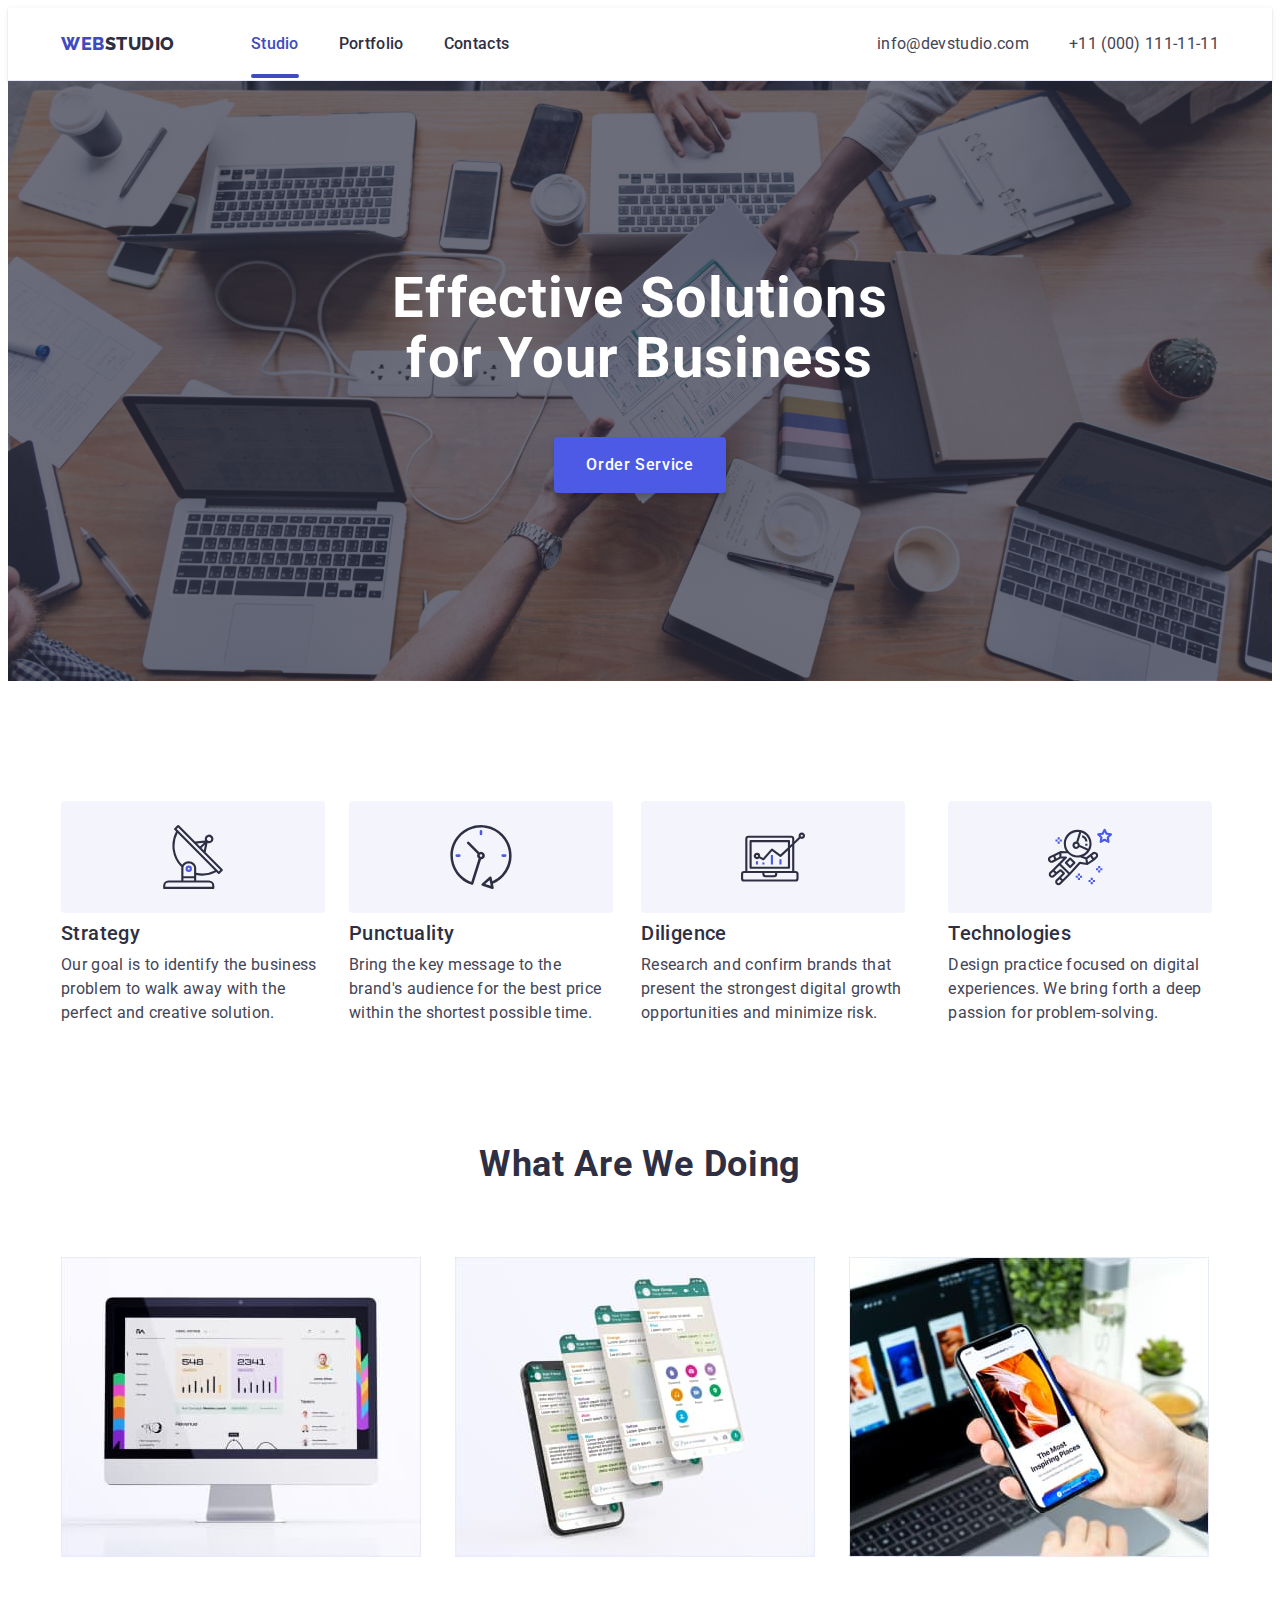
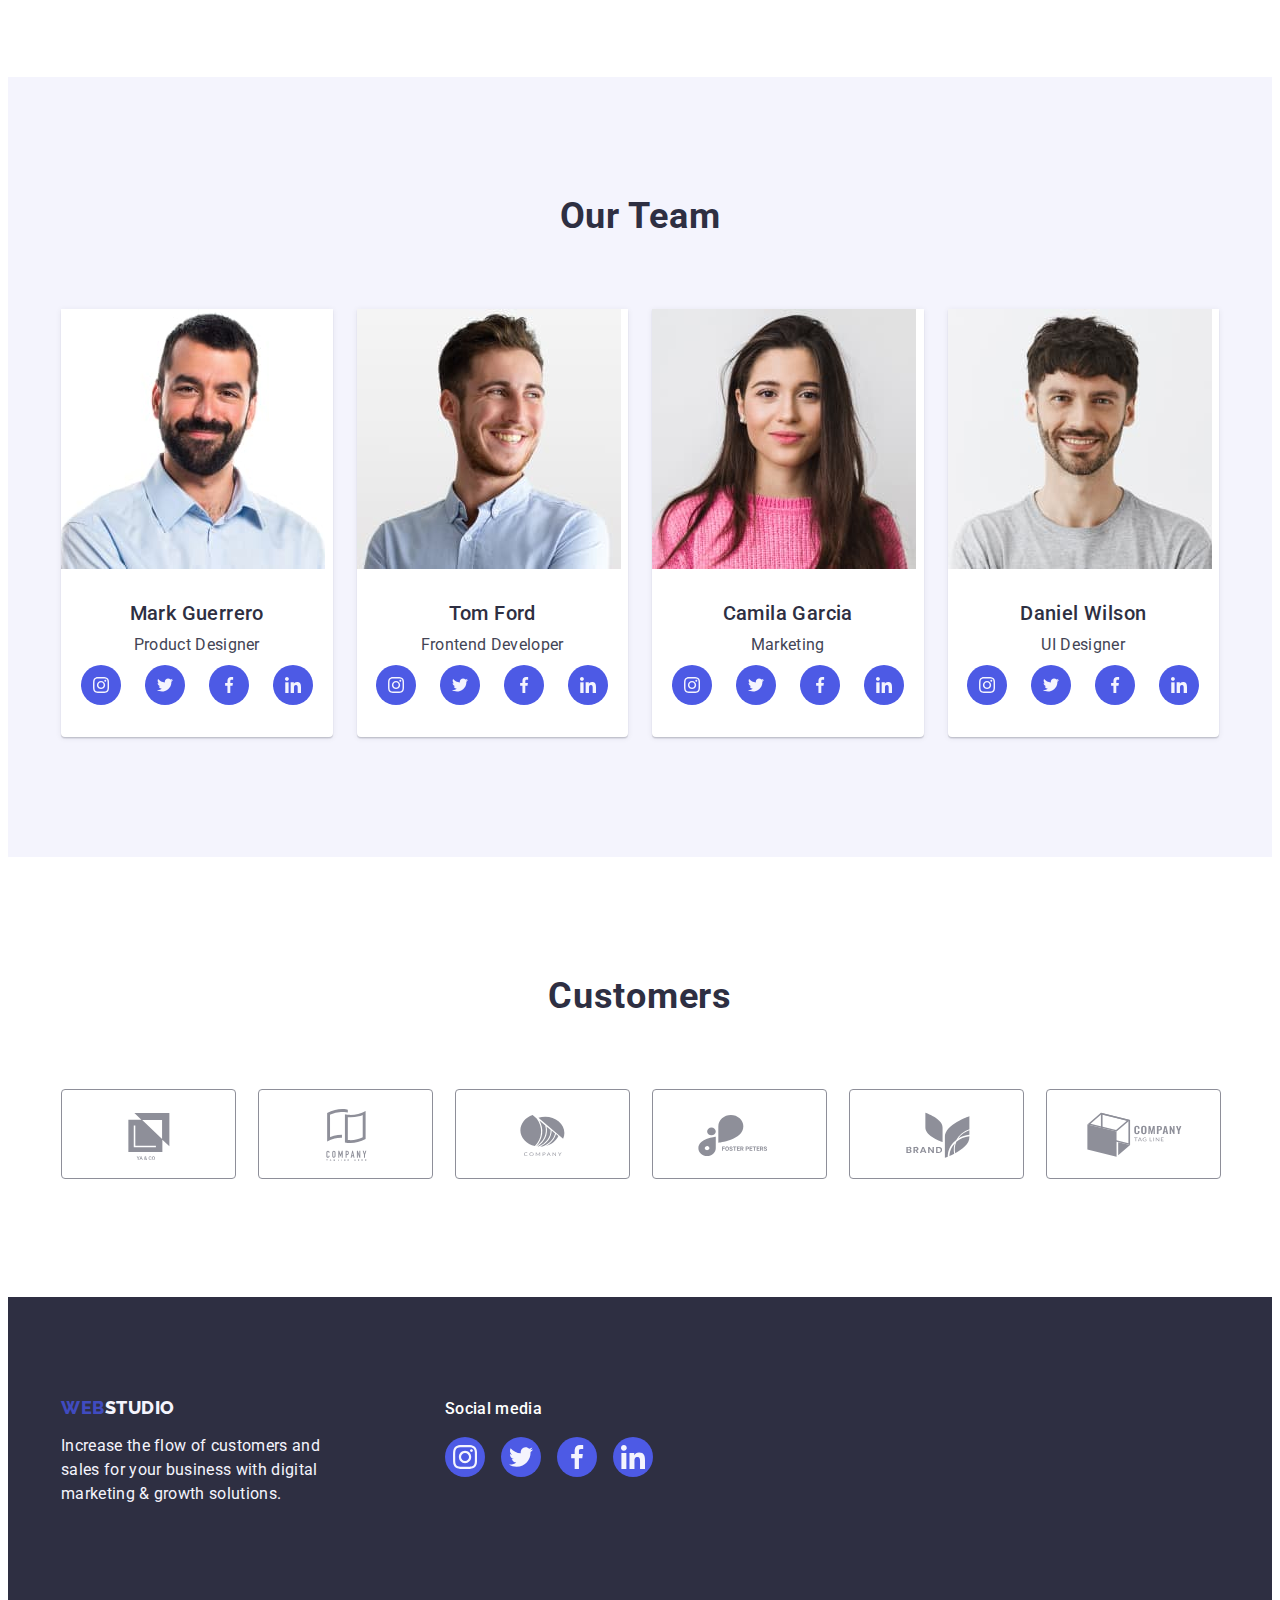
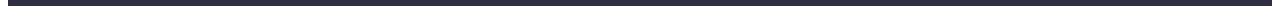
<file: index.html>
<!DOCTYPE html>
<html lang="en">
  <head>
    <meta charset="UTF-8" />
    <meta http-equiv="x-ua-compatible" content="ie=edge" />
    <link
      rel="stylesheet"
      href="https://cdnjs.cloudflare.com/ajax/libs/modern-normalize/2.0.0/modern-normalize.min.css"
      integrity="sha512-4xo8blKMVCiXpTaLzQSLSw3KFOVPWhm/TRtuPVc4WG6kUgjH6J03IBuG7JZPkcWMxJ5huwaBpOpnwYElP/m6wg=="
      crossorigin="anonymous"
      referrerpolicy="no-referrer"
    />
    <link rel="preconnect" href="https://fonts.googleapis.com" />
    <link rel="preconnect" href="https://fonts.gstatic.com" crossorigin />
    <link
      href="https://fonts.googleapis.com/css2?family=Raleway:wght@800&family=Roboto:wght@400;500;700;900&display=swap"
      rel="stylesheet"
    />
    <link rel="stylesheet" href="./css/styles.css" />

    <title>Студія</title>
  </head>
  <body>
    <header class="page-head">
      <div class="container">
        <nav class="page-nav">
          <a href="./index.html" class="link logo">
            Web<span class="link-span">Studio</span>
          </a>
          <ul class="list-nav">
            <li>
              <a href="./index.html" class="link current link-studio">Studio</a>
            </li>
            <li>
              <a href="./portfolio.html" class="link link-studio">Portfolio</a>
            </li>
            <li><a href="" class="link link-studio">Contacts</a></li>
          </ul>
        </nav>

        <address class="link-address">
          <ul class="list-nav-address">
            <li>
              <a href="mailto:info@devstudio.com" class="link link-contacts"
                >info@devstudio.com</a
              >
            </li>
            <li>
              <a href="tel:+110001111111" class="link link-contacts"
                >+11 (000) 111-11-11</a
              >
            </li>
          </ul>
        </address>
      </div>
    </header>
    <main>
      <section class="section hero">
        <div class="container">
          <h1 class="hero-title">Effective Solutions for Your Business</h1>
          <button type="button" class="button-order" data-modal-open>
            Order Service
          </button>
        </div>
      </section>

      <section class="section-advantages">
        <div class="container">
          <h2 hidden class="visually-hidden">Advantages of WebStudio</h2>
          <ul class="list">
            <li class="advantages-item">
              <div class="image-advantage">
                <svg class="icon-antenna" width="64" height="64">
                  <use href="./images/icons.svg#icon-antenna"></use>
                </svg>
              </div>
              <h3 class="advantages-title">Strategy</h3>
              <p class="advantages-text">
                Our goal is to identify the business problem to walk away with
                the perfect and creative solution.
              </p>
            </li>

            <li class="advantages-item">
              <div class="image-advantage">
                <svg class="icon-clock" width="64" height="64">
                  <use href="./images/icons.svg#icon-clock"></use>
                </svg>
              </div>
              <h3 class="advantages-title">Punctuality</h3>
              <p class="advantages-text">
                Bring the key message to the brand's audience for the best price
                within the shortest possible time.
              </p>
            </li>

            <li class="advantages-item">
              <div class="image-advantage">
                <svg class="icon-diagram" width="64" height="64">
                  <use href="./images/icons.svg#icon-diagram"></use>
                </svg>
              </div>
              <h3 class="advantages-title">Diligence</h3>
              <p class="advantages-text">
                Research and confirm brands that present the strongest digital
                growth opportunities and minimize risk.
              </p>
            </li>

            <li class="advantages-item">
              <div class="image-advantage">
                <svg class="icon-astronaut" width="64" height="64">
                  <use href="./images/icons.svg#icon-astronaut"></use>
                </svg>
              </div>
              <h3 class="advantages-title">Technologies</h3>
              <p class="advantages-text">
                Design practice focused on digital experiences. We bring forth a
                deep passion for problem-solving.
              </p>
            </li>
          </ul>
        </div>
      </section>

      <section class="section-work">
        <div class="container">
          <h2 class="work">What are we doing</h2>
          <ul class="list">
            <li class="work-item">
              <img
                src="./images/laptop.jpg"
                alt="Statystics"
                width="360"
                height="300"
              />
            </li>
            <li class="work-item">
              <img
                src="./images/message.jpg"
                alt="Messages"
                width="360"
                height="300"
              />
            </li>
            <li class="work-item">
              <img
                src="./images/lap&phone.jpg"
                alt="Artworks"
                width="360"
                height="300"
              />
            </li>
          </ul>
        </div>
      </section>

      <section class="section-team">
        <div class="container">
          <h2 class="team">Our Team</h2>
          <ul class="list">
            <li class="team-item">
              <img
                src="./images/mark.jpg"
                alt="Mark Guerrero"
                width="264"
                height="260"
              />

              <div class="team-information">
                <h3 class="team-human">Mark Guerrero</h3>
                <p class="team-text">Product Designer</p>
                <ul class="list team-media">
                  <li class="icon-item">
                    <a href="" class="media-ref">
                      <svg class="icon-team" width="16" height="16">
                        <use
                          href="./images/icons.svg#icon-instagram-team"
                        ></use>
                      </svg>
                    </a>
                  </li>
                  <li class="icon-item">
                    <a href="" class="media-ref">
                      <svg class="icon-team" width="16" height="16">
                        <use href="./images/icons.svg#icon-twitter-team"></use>
                      </svg>
                    </a>
                  </li>
                  <li class="icon-item">
                    <a href="" class="media-ref">
                      <svg class="icon-team" width="16" height="16">
                        <use href="./images/icons.svg#icon-facebook-team"></use>
                      </svg>
                    </a>
                  </li>
                  <li class="icon-item">
                    <a href="" class="media-ref">
                      <svg class="icon-team" width="16" height="16">
                        <use href="./images/icons.svg#icon-linkedin-team"></use>
                      </svg>
                    </a>
                  </li>
                </ul>
              </div>
            </li>

            <li class="team-item">
              <img
                src="./images/Tom.jpg"
                alt="Tom Ford"
                width="264"
                height="260"
              />
              <div class="team-information">
                <h3 class="team-human">Tom Ford</h3>
                <p class="team-text">Frontend Developer</p>
                <ul class="list team-media">
                  <li class="icon-item">
                    <a href="" class="media-ref">
                      <svg class="icon-team" width="16px" height="16px">
                        <use
                          href="./images/icons.svg#icon-instagram-team"
                        ></use>
                      </svg>
                    </a>
                  </li>
                  <li class="icon-item">
                    <a href="" class="media-ref">
                      <svg class="icon-team" width="16px" height="16px">
                        <use href="./images/icons.svg#icon-twitter-team"></use>
                      </svg>
                    </a>
                  </li>
                  <li class="icon-item">
                    <a href="" class="media-ref">
                      <svg class="icon-team" width="16px" height="16px">
                        <use href="./images/icons.svg#icon-facebook-team"></use>
                      </svg>
                    </a>
                  </li>
                  <li class="icon-item">
                    <a href="" class="media-ref">
                      <svg class="icon-team" width="16px" height="16px">
                        <use href="./images/icons.svg#icon-linkedin-team"></use>
                      </svg>
                    </a>
                  </li>
                </ul>
              </div>
            </li>

            <li class="team-item">
              <img
                src="./images/Camila.jpg"
                alt="Camila Garcia"
                width="264"
                height="260"
              />

              <div class="team-information">
                <h3 class="team-human">Camila Garcia</h3>
                <p class="team-text">Marketing</p>
                <ul class="list team-media">
                  <li class="icon-item">
                    <a href="" class="media-ref">
                      <svg class="icon-team" width="16px" height="16px">
                        <use
                          href="./images/icons.svg#icon-instagram-team"
                        ></use>
                      </svg>
                    </a>
                  </li>
                  <li class="icon-item">
                    <a href="" class="media-ref">
                      <svg class="icon-team" width="16px" height="16px">
                        <use href="./images/icons.svg#icon-twitter-team"></use>
                      </svg>
                    </a>
                  </li>
                  <li class="icon-item">
                    <a href="" class="media-ref">
                      <svg class="icon-team" width="16px" height="16px">
                        <use href="./images/icons.svg#icon-facebook-team"></use>
                      </svg>
                    </a>
                  </li>
                  <li class="icon-item">
                    <a href="" class="media-ref">
                      <svg class="icon-team" width="16px" height="16px">
                        <use href="./images/icons.svg#icon-linkedin-team"></use>
                      </svg>
                    </a>
                  </li>
                </ul>
              </div>
            </li>

            <li class="team-item">
              <img
                src="./images/Daniel.jpg"
                alt="Daniel Wilson"
                width="264"
                height="260"
              />

              <div class="team-information">
                <h3 class="team-human">Daniel Wilson</h3>
                <p class="team-text">UI Designer</p>
                <ul class="list team-media">
                  <li class="icon-item">
                    <a href="" class="media-ref">
                      <svg class="icon-team" width="16px" height="16px">
                        <use
                          href="./images/icons.svg#icon-instagram-team"
                        ></use>
                      </svg>
                    </a>
                  </li>
                  <li class="icon-item">
                    <a href="" class="media-ref">
                      <svg class="icon-team" width="16px" height="16px">
                        <use href="./images/icons.svg#icon-twitter-team"></use>
                      </svg>
                    </a>
                  </li>
                  <li class="icon-item">
                    <a href="" class="media-ref">
                      <svg class="icon-team" width="16px" height="16px">
                        <use href="./images/icons.svg#icon-facebook-team"></use>
                      </svg>
                    </a>
                  </li>
                  <li class="icon-item">
                    <a href="" class="media-ref">
                      <svg class="icon-team" width="16px" height="16px">
                        <use href="./images/icons.svg#icon-linkedin-team"></use>
                      </svg>
                    </a>
                  </li>
                </ul>
              </div>
            </li>
          </ul>
        </div>
      </section>
      <section class="section-customers">
        <div class="container">
          <h2 class="customers-title">Customers</h2>
          <ul class="list customers">
            <li class="customers-item">
              <a href="" class="logo-ref">
                <svg class="icon" width="104" height="56">
                  <use href="./images/icons.svg#icon-Logo-1"></use>
                </svg>
              </a>
            </li>
            <li class="customers-item">
              <a href="" class="logo-ref">
                <svg class="icon" width="104" height="56">
                  <use href="./images/icons.svg#icon-Logo-2"></use>
                </svg>
              </a>
            </li>
            <li class="customers-item">
              <a href="" class="logo-ref">
                <svg class="icon" width="104" height="56">
                  <use href="./images/icons.svg#icon-Logo-3"></use>
                </svg>
              </a>
            </li>
            <li class="customers-item">
              <a href="" class="logo-ref">
                <svg class="icon" width="104" height="56">
                  <use href="./images/icons.svg#icon-Logo-4"></use>
                </svg>
              </a>
            </li>
            <li class="customers-item">
              <a href="" class="logo-ref">
                <svg class="icon" width="104" height="56">
                  <use href="./images/icons.svg#icon-Logo-5"></use>
                </svg>
              </a>
            </li>
            <li class="customers-item">
              <a href="" class="logo-ref">
                <svg class="icon" width="104" height="56">
                  <use href="./images/icons.svg#icon-Logo-6"></use>
                </svg>
              </a>
            </li>
          </ul>
        </div>
      </section>
    </main>

    <footer class="foot">
      <div class="container footer-container">
        <div class="footer-logo">
          <a href="./index.html" class="footer link">
            Web<span class="foot-span">Studio</span>
          </a>
          <p class="footer-text">
            Increase the flow of customers and sales for your business with
            digital marketing & growth solutions.
          </p>
        </div>
        <div class="footer-media-cont">
          <p class="footer-media-text">Social media</p>
          <ul class="list footer-media">
            <li class="media-item">
              <a href="" class="footer-media-ref">
                <svg class="icon-footer" width="24" height="24">
                  <use href="./images/icons.svg#icon-instagram-footer"></use>
                </svg>
              </a>
            </li>
            <li class="media-item">
              <a href="" class="footer-media-ref">
                <svg class="icon-footer" width="24" height="24">
                  <use href="./images/icons.svg#icon-twitter-footer"></use>
                </svg>
              </a>
            </li>
            <li class="media-item">
              <a href="" class="footer-media-ref">
                <svg class="icon-footer" width="24" height="24">
                  <use href="./images/icons.svg#icon-facebook-footer"></use>
                </svg>
              </a>
            </li>
            <li class="media-item">
              <a href="" class="footer-media-ref">
                <svg class="icon-footer" width="24" height="24">
                  <use href="./images/icons.svg#icon-linkedin-footer"></use>
                </svg>
              </a>
            </li>
          </ul>
        </div>
      </div>
    </footer>
    <div class="backdrop is-hidden" data-modal>
      <div class="modal">
        <button class="modal-btn" type="button" data-modal-close>
          <svg class="icon-modal" width="8" height="8">
            <use href="./images/icons.svg#icon-close"></use>
          </svg>
        </button>
      </div>
    </div>
    <script src="./js/modal.js"></script>
  </body>
</html>
</file>
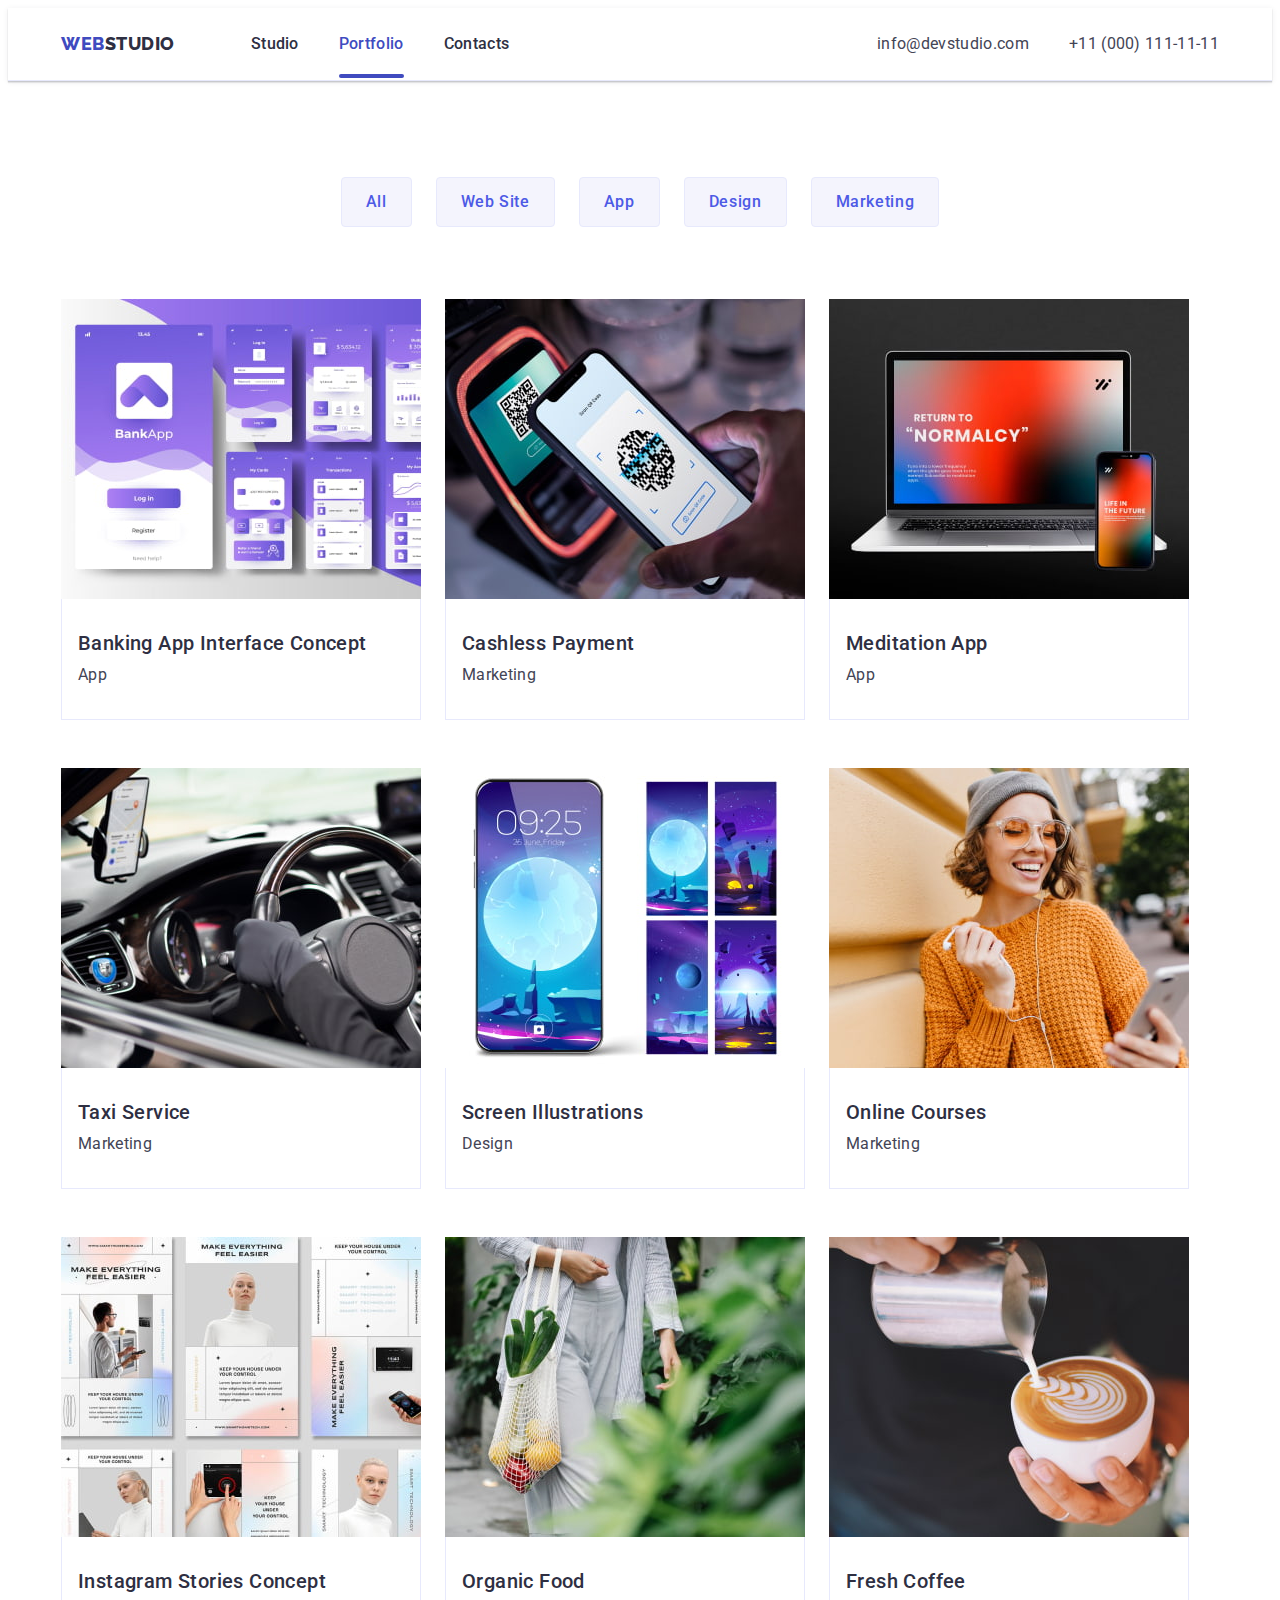
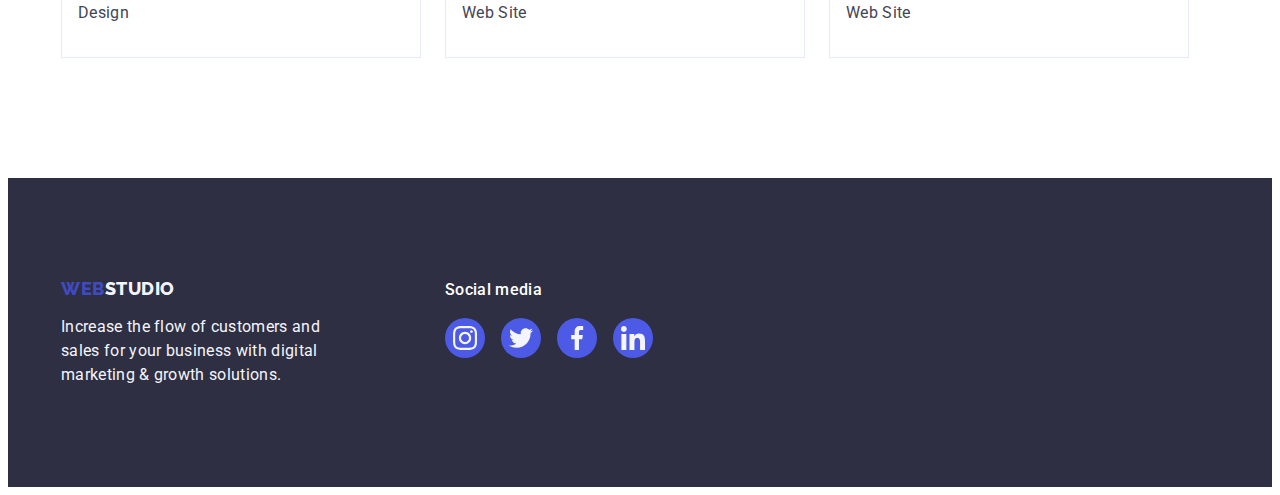
<file: portfolio.html>
<!DOCTYPE html>
<html lang="en">
  <head>
    <meta charset="UTF-8" />
    <meta http-equiv="x-ua-compatible" content="ie=edge" />
    <link
      rel="stylesheet"
      href="https://cdnjs.cloudflare.com/ajax/libs/modern-normalize/2.0.0/modern-normalize.min.css"
      integrity="sha512-4xo8blKMVCiXpTaLzQSLSw3KFOVPWhm/TRtuPVc4WG6kUgjH6J03IBuG7JZPkcWMxJ5huwaBpOpnwYElP/m6wg=="
      crossorigin="anonymous"
      referrerpolicy="no-referrer"
    />
    <link rel="preconnect" href="https://fonts.googleapis.com" />
    <link rel="preconnect" href="https://fonts.gstatic.com" crossorigin />
    <link
      href="https://fonts.googleapis.com/css2?family=Raleway:wght@800&family=Roboto:wght@400;500;700;900&display=swap"
      rel="stylesheet"
    />
    <link rel="stylesheet" href="./css/styles.css" />

    <title>Портфоліо</title>
  </head>
  <body>
    <header class="page-head">
      <div class="container">
        <nav class="page-nav">
          <a href="./index.html" class="link logo">
            Web<span class="link-span">Studio</span>
          </a>
          <ul class="list-nav">
            <li>
              <a href="./index.html" class="link link-studio">Studio</a>
            </li>
            <li>
              <a href="./portfolio.html" class="link current link-studio"
                >Portfolio</a
              >
            </li>
            <li><a href="" class="link link-studio">Contacts</a></li>
          </ul>
        </nav>

        <address class="link-address">
          <ul class="list-nav-address">
            <li>
              <a href="mailto:info@devstudio.com" class="link link-contacts"
                >info@devstudio.com</a
              >
            </li>
            <li>
              <a href="tel:+110001111111" class="link link-contacts"
                >+11 (000) 111-11-11</a
              >
            </li>
          </ul>
        </address>
      </div>
    </header>

    <main>
      <section class="section-portfolio">
        <div class="container">
          <h1 hidden class="visually-hidden">Portfolio of our company</h1>
          <ul class="list buttons">
            <li><button type="button" class="list-button">All</button></li>
            <li><button type="button" class="list-button">Web Site</button></li>
            <li><button type="button" class="list-button">App</button></li>
            <li><button type="button" class="list-button">Design</button></li>
            <li>
              <button type="button" class="list-button">Marketing</button>
            </li>
          </ul>
          <ul class="list portfolio">
            <li class="portfolio-item">
              <a href="" class="link link-portfolio">
                <div class="img-container">
                  <img
                    src="./images/portfolio/1.jpg"
                    alt="Banking App"
                    width="360"
                    height="300"
                  />
                  <p class="wrapper">
                    14 Stylish and User-Friendly App Design Concepts · Task
                    Manager App · Calorie Tracker App · Exotic Fruit Ecommerce
                    App · Cloud Storage App
                  </p>
                </div>
                <div class="work-container">
                  <h2 class="work-type">Banking App Interface Concept</h2>
                  <p class="work-class">App</p>
                </div>
              </a>
            </li>
            <li class="portfolio-item">
              <a href="" class="link link-portfolio">
                <div class="img-container">
                  <img
                    src="./images/portfolio/3.jpg"
                    alt="Cashless Payment"
                    width="360"
                    height="300"
                  />
                  <p class="wrapper">
                    14 Stylish and User-Friendly App Design Concepts · Task
                    Manager App · Calorie Tracker App · Exotic Fruit Ecommerce
                    App · Cloud Storage App
                  </p>
                </div>
                <div class="work-container">
                  <h2 class="work-type">Cashless Payment</h2>
                  <p class="work-class">Marketing</p>
                </div>
              </a>
            </li>
            <li class="portfolio-item">
              <a href="" class="link link-portfolio">
                <div class="img-container">
                  <img
                    src="./images/portfolio/2.jpg"
                    alt="Meditation App"
                    width="360"
                    height="300"
                  />
                  <p class="wrapper">
                    14 Stylish and User-Friendly App Design Concepts · Task
                    Manager App · Calorie Tracker App · Exotic Fruit Ecommerce
                    App · Cloud Storage App
                  </p>
                </div>
                <div class="work-container">
                  <h2 class="work-type">Meditation App</h2>
                  <p class="work-class">App</p>
                </div>
              </a>
            </li>
            <li class="portfolio-item">
              <a href="" class="link link-portfolio">
                <div class="img-container">
                  <img
                    src="./images/portfolio/4.jpg"
                    alt="Taxi Service"
                    width="360"
                    height="300"
                  />
                  <p class="wrapper">
                    14 Stylish and User-Friendly App Design Concepts · Task
                    Manager App · Calorie Tracker App · Exotic Fruit Ecommerce
                    App · Cloud Storage App
                  </p>
                </div>
                <div class="work-container">
                  <h2 class="work-type">Taxi Service</h2>
                  <p class="work-class">Marketing</p>
                </div>
              </a>
            </li>
            <li class="portfolio-item">
              <a href="" class="link link-portfolio">
                <div class="img-container">
                  <img
                    src="./images/portfolio/5.jpg"
                    alt="Screen Illustrations"
                    width="360"
                    height="300"
                  />
                  <p class="wrapper">
                    14 Stylish and User-Friendly App Design Concepts · Task
                    Manager App · Calorie Tracker App · Exotic Fruit Ecommerce
                    App · Cloud Storage App
                  </p>
                </div>
                <div class="work-container">
                  <h2 class="work-type">Screen Illustrations</h2>
                  <p class="work-class">Design</p>
                </div>
              </a>
            </li>
            <li class="portfolio-item">
              <a href="" class="link link-portfolio">
                <div class="img-container">
                  <img
                    src="./images/portfolio/6.jpg"
                    alt="Online courses marketing"
                    width="360"
                    height="300"
                  />
                  <p class="wrapper">
                    14 Stylish and User-Friendly App Design Concepts · Task
                    Manager App · Calorie Tracker App · Exotic Fruit Ecommerce
                    App · Cloud Storage App
                  </p>
                </div>
                <div class="work-container">
                  <h2 class="work-type">Online Courses</h2>
                  <p class="work-class">Marketing</p>
                </div>
              </a>
            </li>
            <li class="portfolio-item">
              <a href="" class="link link-portfolio">
                <div class="img-container">
                  <img
                    src="./images/portfolio/7.jpg"
                    alt="Instagram stories concept"
                    width="360"
                    height="300"
                  />
                  <p class="wrapper">
                    14 Stylish and User-Friendly App Design Concepts · Task
                    Manager App · Calorie Tracker App · Exotic Fruit Ecommerce
                    App · Cloud Storage App
                  </p>
                </div>
                <div class="work-container">
                  <h2 class="work-type">Instagram Stories Concept</h2>
                  <p class="work-class">Design</p>
                </div>
              </a>
            </li>
            <li class="portfolio-item">
              <a href="" class="link link-portfolio">
                <div class="img-container">
                  <img
                    src="./images/portfolio/8.jpg"
                    alt="Organic food website"
                    width="360"
                    height="300"
                  />
                  <p class="wrapper">
                    14 Stylish and User-Friendly App Design Concepts · Task
                    Manager App · Calorie Tracker App · Exotic Fruit Ecommerce
                    App · Cloud Storage App
                  </p>
                </div>
                <div class="work-container">
                  <h2 class="work-type">Organic Food</h2>
                  <p class="work-class">Web Site</p>
                </div>
              </a>
            </li>
            <li class="portfolio-item">
              <a href="" class="link link-portfolio">
                <div class="img-container">
                  <img
                    src="./images/portfolio/9.jpg"
                    alt="Fresh coffee website"
                    width="360"
                    height="300"
                  />
                  <p class="wrapper">
                    14 Stylish and User-Friendly App Design Concepts · Task
                    Manager App · Calorie Tracker App · Exotic Fruit Ecommerce
                    App · Cloud Storage App
                  </p>
                </div>
                <div class="work-container">
                  <h2 class="work-type">Fresh Coffee</h2>
                  <p class="work-class">Web Site</p>
                </div>
              </a>
            </li>
          </ul>
        </div>
      </section>
    </main>

    <footer class="foot">
      <div class="container footer-container">
        <div class="footer-logo">
          <a href="./index.html" class="footer link">
            Web<span class="foot-span">Studio</span>
          </a>
          <p class="footer-text">
            Increase the flow of customers and sales for your business with
            digital marketing & growth solutions.
          </p>
        </div>
        <div class="footer-media-cont">
          <p class="footer-media-text">Social media</p>
          <ul class="list footer-media">
            <li class="media-item">
              <a href="" class="footer-media-ref">
                <svg class="icon-footer" width="24" height="24">
                  <use href="./images/icons.svg#icon-instagram-footer"></use>
                </svg>
              </a>
            </li>
            <li class="media-item">
              <a href="" class="footer-media-ref">
                <svg class="icon-footer" width="24" height="24">
                  <use href="./images/icons.svg#icon-twitter-footer"></use>
                </svg>
              </a>
            </li>
            <li class="media-item">
              <a href="" class="footer-media-ref">
                <svg class="icon-footer" width="24" height="24">
                  <use href="./images/icons.svg#icon-facebook-footer"></use>
                </svg>
              </a>
            </li>
            <li class="media-item">
              <a href="" class="footer-media-ref">
                <svg class="icon-footer" width="24" height="24">
                  <use href="./images/icons.svg#icon-linkedin-footer"></use>
                </svg>
              </a>
            </li>
          </ul>
        </div>
      </div>
    </footer>
  </body>
</html>
</file>
<file: css/styles.css>
:root{
    --slate:#434455;
    --cloud: #F4F4FD;
    --navyblue:#2E2F42;
    --iris:#4D5AE5;
    --white:#FFFFFF;
    --ocean:#404BBF;
    --cornflower:#E7E9FC;
    --green:#31D0AA;
    --diary:#FCFCFC;
    --lightslate:#8e8f99;
}
body{
    font-family: 'Roboto',sans-serif;
    font-size: 400;
    color: var(--slate);
    background-color: var(--white);
    font-size: 16px;
    line-height: 1.5; 
    letter-spacing: 0.02em;
}
button{
    cursor: pointer;
}
ul{
    list-style-type: none;
    margin: 0;
    padding: 0;
}
h1,
h2,
h3,
h4,
h5,
h6,
p{
    margin: 0;
    padding: 0;
}
h1{
    color: var(--white);
    text-align: center;
    font-size: 56px;
    font-weight: 700;
    line-height: 1.07;
    letter-spacing: 0.02em;
    max-width: 496px;
    margin-left: auto;
    margin-right: auto;
    margin-bottom: 48px;
}
h2{
    text-align: center;
    font-size: 36px;
    font-weight: 700;
    line-height: 1.11;
    letter-spacing: 0.02em;
    text-transform: capitalize;
}
h3{
    font-size: 20px;
    font-weight: 500;
    line-height: 1.2;
    letter-spacing: 0.02px;
}
img{
    display: block;
    max-width: 100%;
    height: auto;
}
.visually-hidden {
    position: absolute;
    width: 1px;
    height: 1px;
    margin: -1px;
    border: 0;
    padding: 0;
    white-space: nowrap;
    clip-path: inset(100%);
    clip: rect(0 0 0 0);
    overflow: hidden;
}
/* .icon {
    display: inline-block;
    width: 1em;
    height: 1em;
    stroke-width: 0;
    stroke: currentColor;
    fill: currentColor;
    margin-bottom: 8px;
} */
.container {
    max-width: 1158px;
    padding-left: 15px;
    padding-right: 15px;
    margin: 0 auto;
}
.page-nav{
    display: flex;
    align-items: center;
}
.page-head .container{
    display: flex;
    margin: 0 auto;
}
.page-head{
    border-bottom: 1px solid var(--cornflower);
    box-shadow: 0px 2px 1px rgba(46, 47, 66, 0.08), 0px 1px 1px rgba(46, 47, 66, 0.16), 0px 1px 6px rgba(46, 47, 66, 0.08);
}
/* Nav */
/* Logo */
.link.logo{
    margin-right: 76px;
    padding: 24px 0;
}
.page-nav.list{
    margin-top: 24px;
    margin-bottom: 24px;
    gap:40px;
    margin-left: 76px;
    padding: 24px 0;
}
.link{
    text-decoration: none;
    color: var(--ocean);
    font-family: 'Raleway',sans-serif;
    font-size: 18px;
    font-weight: 800;
    line-height: 1.17;
    letter-spacing: 0.03em;
    text-transform: uppercase;   
}
.link:focus,
.link:hover{
    color:var(--ocean);
}
.link-span{
    color: var(--navyblue);
}
.list{
    list-style: none;
    display: flex;
    gap: 24px;
}
.link-studio{
    font-family: 'Roboto', sans-serif;
    text-transform: none;
    font-weight: 500;
    font-size: 16px;
    line-height: 1.5;
    letter-spacing: 0.02em;
    color: var(--navyblue);
    padding: 24px 0;
    position: relative;
    transition: color 250ms cubic-bezier(0.4, 0, 0.2, 1);
}
.link-studio::after{
    content: '';
    position: absolute;
    bottom: -1px;
    left: 0;
    width: 100%;
    height: 4px;
    border-radius: 2px;
}
.current{
    color: var(--ocean);
}
.current::after{
    background-color: var(--ocean);
}

.link-address{
    font-style: normal;
    display: flex;
    margin-left: auto;
    padding: 24px 0;
}
.list-nav{
    display: flex;
    gap: 40px;
    padding: 24px 0;
}
.list-nav-address{
    display: flex;
    gap: 40px;
}

.link-contacts{
    font-family: 'Roboto',sans-serif;
    text-transform: none;
    color: var(--slate);
    font-weight: 400;
    font-size: 16px;
    line-height: 1.5;
    letter-spacing: 0.02em;
    transition: color 250ms cubic-bezier(0.4, 0, 0.2, 1);
}
.link-contacts:focus,
.link-contacts:hover{
    color:var(--ocean);
}

/* Hero section */
.hero {
    max-width: 1440px;
    background-color:var(--navyblue);
    padding-top: 188px;
    padding-bottom: 188px;
    background-image: linear-gradient(rgba(46, 47, 66, 0.7),
            rgba(46, 47, 66, 0.7)), 
            url(../images/hw_04/hero-bg.jpg);
    background-repeat: no-repeat;
    background-size: cover;
    background-position: center;
    margin: 0 auto;
}

.button-order{
    background-color: var(--iris);
    color:var(--white);
    font-size: 16px;
    font-weight: 500;
    line-height: 1.5;
    letter-spacing: 0.04em;
    font-family: 'Roboto',sans-serif;   
    display: block;
    margin-left: auto;
    margin-right: auto;
    padding: 16px 32px;
    border-radius: 4px;
    min-width: 169px;
    height: 56px;
    border: none;
    box-shadow: 0px 4px 4px 0px rgba(0, 0, 0, 0.15);
    transition: background-color 250ms cubic-bezier(0.4, 0, 0.2, 1);
}
.button-order:focus,
.button-order:hover{
    background-color: var(--ocean);
}
/* Portfolio */
.list-button {
    background-color: var(--cloud);
    color: var(--iris);
    font-size: 16px;
    font-weight: 500;
    line-height: 1.5;
    letter-spacing: 0.04em;
    font-family: 'Roboto',sans-serif;
    padding: 12px 24px;
    border: 1px solid var(--cornflower);
    border-radius: 4px;
    transition: color 250ms cubic-bezier(0.4, 0, 0.2, 1),
        background-color 250ms cubic-bezier(0.4, 0, 0.2, 1),
        border-color 250ms cubic-bezier(0.4, 0, 0.2, 1),
        box-shadow 250ms cubic-bezier(0.4, 0, 0.2, 1);
}
.list-button:hover,
.list-button:focus{
    box-shadow: 0px 3px 1px rgba(0, 0, 0, 0.1),
        0px 2px 1px rgba(0, 0, 0, 0.08),
        0px 2px 2px rgba(0, 0, 0, 0.12);
}
.list.buttons{
    display: flex;
    justify-content: center;
    margin-bottom: 72px;
}
.list-button:hover,
.list-button:focus {
    color: var(--white);
    background-color: var(--ocean);
    cursor: pointer;
    border: 1px solid transparent;
}
/* Portfolio list */
.list.portfolio{
    display: flex;
    flex-wrap: wrap;
    width: 1128px;
    flex-shrink: 0;
    column-gap: 24px;
    row-gap: 48px;
}
.section-portfolio{
    padding-top: 96px;
    padding-bottom: 120px;
}
.link-portfolio {
    display: block;
    transition: box-shadow 250ms cubic-bezier(0.4, 0, 0.2, 1);
}

.link-portfolio:focus,
.link-portfolio:hover {
    color: var(--ocean);
    box-shadow: 0px 1px 6px rgba(46, 47, 66, 0.08),
        0px 1px 1px rgba(46, 47, 66, 0.16),
        0px 2px 1px rgba(46, 47, 66, 0.08);
}
.portfolio-item {
    width: calc((100% - 48px) / 3);
}
.img-container{
    position: relative;
    overflow: hidden;
    text-transform: none;
}
.wrapper{
    color: var(--cloud, #F4F4FD);
    font-size: 16px;
    font-weight: 400;
    font-family: Roboto;
    line-height: 1.5;
    letter-spacing: 0.02em;
    background-color: var(--iris);
    padding: 40px 32px;
    position:absolute;
    top: 0;
    left: 0;
    width: 100%;
    height: 100%;
    transform: translatey(100%);
    transition: transform 250ms cubic-bezier(0.4, 0, 0.2, 1);;
}
.img-container:hover .wrapper{
    transform: translateY(0);
}
.link-portfolio:focus .wrapper{
    transform: translateY(0);
}
/* Advant section */

.image-advantage{
    background-color: var(--cloud);
    width: 264px;
    display: flex;
    justify-content: center;
    align-items: center;
    height: 112px;
    border-radius: 4px;
    margin-bottom: 8px;
}
.section-advantages{
    padding-top: 120px;
    padding-bottom: 120px;
}
.advantages-item{
    display: flex;
    flex-direction: column;

}
.advantages-text{
    font-size: 16px;
    font-weight: 400;
    line-height: 1.5;
    letter-spacing: 0.02em;
}
.advantages-title{
    font-size: 20px;
    font-weight: 500;
    line-height: 1.2;
    letter-spacing: 0.02em;
    color: var(--navyblue);
    margin-bottom: 8px;
} 
/* work section */
.section-work{
    padding-bottom: 72px;
    padding-bottom: 120px;
}
.work{
    text-align: center;
    font-size: 36px;
    font-weight: 700;
    line-height: 1.11;
    letter-spacing: 0.02em;
    text-transform: capitalize;
    color: var(--navyblue);
    margin-bottom: 72px;
}
.work-item{
    display: inline-flex;
    flex-direction: column;
    align-items: flex-start;
    width: calc((100% - 3 * 16px) / 3);
}
/* work portfolio */

.work-type{
    font-family: 'Roboto', sans-serif;
    text-transform: none;
    font-weight: 500;
    font-size: 20px;
    line-height: 1.2;
    letter-spacing: 0.02em;
    color: var(--navyblue);
    text-align: left;
    margin-bottom: 8px;
}

.work-class{
    font-family: 'Roboto', sans-serif;
    text-transform: none;
    font-weight:400;
    font-size: 16px;
    line-height: 1.5;
    letter-spacing: 0.02em;
    color: var(--slate);
}
.work-container {
    padding: 32px 16px;
    border: 1px solid var(--cornflower);
    border-top: none;
}
/* Section team */
.section-team{
    background-color: var(--cloud);
    padding-top: 120px;
    padding-bottom: 72px;
    padding: 120px 0;   
}
.team{
    color: var(--navyblue);
    margin-bottom: 72px;
}
.team-item{
    background-color: var(--white);
    border-radius: 0px 0px 4px 4px;
    width: calc((100% - 3 * 24px) / 4);
    box-shadow: 0px 2px 1px 0px rgba(46, 47, 66, 0.08), 0px 1px 1px 0px rgba(46, 47, 66, 0.16), 0px 1px 6px 0px rgba(46, 47, 66, 0.08);
}
.team-information{
    padding: 32px 0;
}
.team-human{
    color: var(--navyblue);
    font-size: 20px;
    font-weight: 500;
    line-height: 1.2;
    letter-spacing: 0.02em;
    text-align: center;
    margin-bottom: 8px;
}
.team-text{
    font-size: 16px;

    font-weight: 400;
    line-height: 1.5;
    letter-spacing: 0.02em;
    color: var(--slate);
    text-align: center;
    margin-bottom: 8px;
}
.list.team-media{
    gap: 24px;
    justify-content: center;
}
.media-ref{
    width: 100%;
    height: 100%;
    background-color: var(--iris);
    border-radius: 50%;
    display: flex;
    align-items: center;
    justify-content: center;
    transition: background-color 250ms cubic-bezier(0.4, 0, 0.2, 1);;
}
.media-ref:hover,
.media-ref:focus{
    background-color: var(--ocean);
}
.icon-item{
    width: 40px;
    height: 40px;
}
.icon-team{
    display: inline-flex;
    justify-content: center;
    align-items: center;
    transition-property: background-color;
    transition-duration: 250ms;
    transition-timing-function: cubic-bezier(0.4, 0, 0.2, 1);
    transition-delay: 0;
    fill: var(--cloud);
}


/* Customers */
.icon{
    display: flex;
    justify-content: center;
    align-items: center;
    width: 104px;
    height: 56px;
    fill: currentColor;
}
.section-customers{
    padding: 120px 0;
}
.customers-title{
    margin-bottom: 72px;
    color: var(--navyblue);
}
.customers-item{
    height: 88px;
    width: calc((100% - 120px) / 6);
    border-radius: 4px;
    gap: 24px;

}
.logo-ref{
    width: 100%;
    height: 100%;
    border: 1px solid var(--lightslate);
    border-radius: 4px;
    display: flex;
    align-items: center;
    justify-content: center;
    color: var(--lightslate);
    transition: border-color 250ms cubic-bezier(0.4, 0, 0.2, 1),
    color 250ms cubic-bezier(0.4, 0, 0.2, 1);

}
.logo-ref:hover,
.logo-ref:focus{
    color: var(--ocean);
    border-color: var(--ocean);
}
/* footer */
.foot{
    background-color:var(--navyblue);
    padding-top: 100px;
    padding-bottom: 100px;
}
.footer-container{
    display: flex;
    align-items: baseline;
}
.footer-logo{
    margin-right: 120px;
}
.list.footer-media{
    display: flex;
    gap: 16px;
}
.media-item{
    width: 40px;
    height: 40px;
}
.footer-media-ref{
    width: 100%;
    height: 100%;
    background-color: var(--iris);
    border-radius: 50%;
    display: flex;
    align-items: center;
    justify-content: center;
    transition: background-color 250ms cubic-bezier(0.4, 0, 0.2, 1);;
}
.footer-media-ref:hover,
.footer-media-ref:focus{
    background-color: #31D0AA;
}
.footer-text {
    color: var(--cloud);
    line-height: 1.5;
    letter-spacing: 0.02em;
    max-width: 264px;
}
.footer.link{
    display: inline-block;
    margin-bottom: 16px;
}
.foot-span{
    color: var(--cloud);
}
.footer-media-text{
    margin-bottom: 16px;
    color: var(--white);
    font-size: 16px;
    line-height: 1.5;
    font-weight: 500;
    letter-spacing: 0.02em;
}
.icon-footer{
    fill: var(--cloud);
}
/* Modal window */
.is-hidden{
    opacity: 0;
    pointer-events: none;
    visibility: hidden;
}
.backdrop {
    position: fixed;
    top: 0;
    left: 0;
    width: 100%;
    height: 100%;
    background-color: rgba(46, 47, 66, 0.40);
    transition: opacity 250ms cubic-bezier(0.4, 0, 0.2, 1), visibility 250ms cubic-bezier(0.4, 0, 0.2, 1);
}
.backdrop.is-hidden .modal{
    transform: translate(-50%, -70%);
}
.modal {
    position: absolute;
    top: 50%;
    left: 50%;
    transform: translateX(-50%) translateY(-50%);
    width: 408px;
    min-height: 584px;
    border-radius: 4px;
    background-color: var(--diary);
    box-shadow: 0px 2px 1px 0px rgba(0, 0, 0, 0.20), 0px 1px 3px 0px rgba(0, 0, 0, 0.12), 0px 1px 1px 0px rgba(0, 0, 0, 0.14);
    transition: transform 250ms cubic-bezier(0.4, 0, 0.2, 1);
}

.modal-btn {
    position: absolute;
    top: 24px;
    right: 24px;
    width: 24px;
    height: 24px;
    display: flex;
    align-items: center;
    justify-content: center;
    background-color: transparent;
    border: 0;
    padding: 0;
    border-radius: 50%;
    background-color: #E7E9FC;
    border: 1px solid rgba(0, 0, 0, 0.1);
    transition: background-color 250ms cubic-bezier(0.4, 0, 0.2, 1),
    border 250ms cubic-bezier(0.4, 0, 0.2, 1);
}
.modal-btn:hover,
.modal-btn:focus{
background-color: var(--ocean);
border: none;
fill: var(--white);
}
.icon-modal{
    transition: fill 250ms cubic-bezier(0.4, 0, 0.2, 1);
}
</file>
